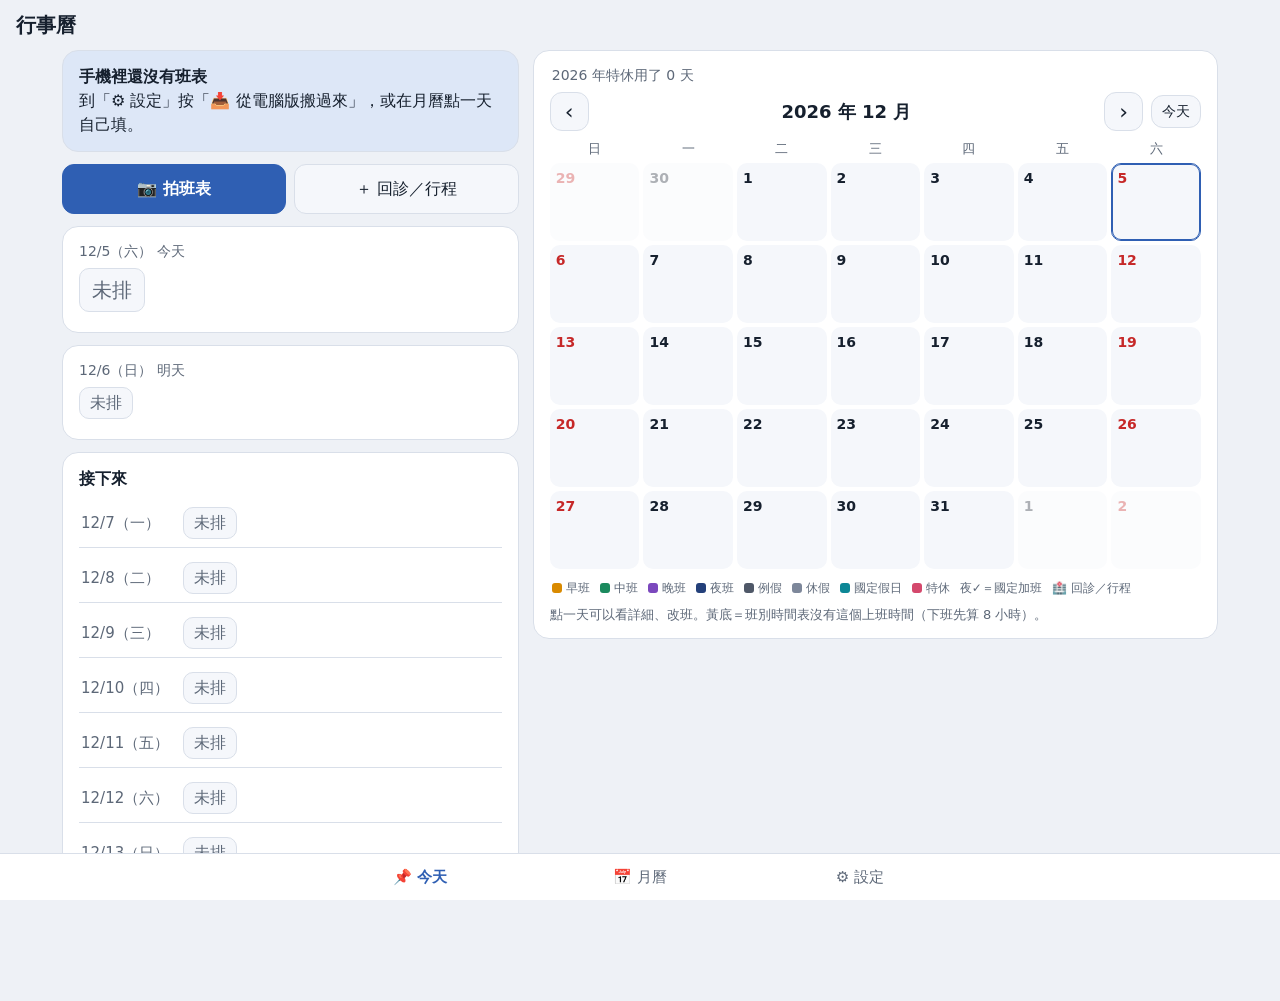
<file: app/index.html>
<!doctype html>
<html lang="zh-Hant-TW">
<head>
<meta charset="utf-8">
<meta name="viewport" content="width=device-width, initial-scale=1, viewport-fit=cover">
<meta name="theme-color" content="#2f5fb3">
<meta name="referrer" content="no-referrer">
<title>行事曆</title>
<link rel="manifest" href="manifest.json">
<link rel="icon" href="icons/icon-192.png">
<link rel="apple-touch-icon" href="icons/apple-touch-icon.png">
<link rel="stylesheet" href="app.css">
</head>
<body>
<!-- 行事曆手機版（2026-11-27 起）：程式放 GitHub Pages（公開），班表、回診、設定只存在手機（localStorage），不送到任何地方 -->
<div id="app">
  <header class="top">
    <h1 id="ttl">行事曆</h1>
    <span id="beta" class="tag" hidden>測試版</span>
  </header>
  <main id="main">
    <section id="pane-today" class="pane"></section>
    <section id="pane-month" class="pane"></section>
    <section id="pane-set" class="pane"></section>
  </main>
  <nav class="tabs">
    <button data-tab="today" class="on">📌 今天</button>
    <button data-tab="month">📅 月曆</button>
    <button data-tab="set">⚙️ 設定</button>
  </nav>
</div>
<div id="sheet" class="sheet" hidden><div class="sheet-box" id="sheet-box"></div></div>
<div id="toast" class="toast" hidden></div>
<input type="file" id="rfile" accept="image/*" hidden>
<input type="file" id="efile" accept="image/*" hidden>
<script src="roster.js"></script>
<script src="app.js"></script>
</body>
</html>
</file>
<file: app/app.css>
/* 行事曆手機版：配色照電腦版（藍），跟著手機深淺色；Fold8 打開（≥720）左今天、右月曆 */
:root { --accent: #2f5fb3; --accent-ink: #fff; --accent-soft: #dde7f7; --bg: #eef1f6; --surface: #fff; --surface2: #f5f7fb;
  --ink: #16202e; --muted: #5d6878; --line: #d9dfe9; --flag: #fff1b8; --flag-line: #e3b505; --danger: #c62828; --r: 16px;
  color-scheme: light; }
@media (prefers-color-scheme: dark) {
  :root { --accent: #7fa6ef; --accent-ink: #0b1630; --accent-soft: #1d2b47; --bg: #10141c; --surface: #181e29; --surface2: #1f2633;
    --ink: #e6ebf3; --muted: #9aa5b6; --line: #2a3242; --flag: #4a3d06; --danger: #ff6b63; color-scheme: dark; }
}
* { box-sizing: border-box; }
html, body { margin: 0; background: var(--bg); color: var(--ink); }
body { font: 16px/1.5 system-ui, -apple-system, "Noto Sans TC", "Microsoft JhengHei", sans-serif; -webkit-tap-highlight-color: transparent; }
button, input, textarea, .btn { font: inherit; color: inherit; }
button, .btn { border: 1px solid var(--line); background: var(--surface2); border-radius: 12px; padding: 9px 14px; cursor: pointer;
  text-decoration: none; display: inline-block; }
button:active, .btn:active { transform: scale(.97); }
.primary { background: var(--accent); color: var(--accent-ink); border-color: var(--accent); font-weight: 600; }
.danger { color: var(--danger); }
.small { padding: 5px 10px; font-size: 14px; }
.muted { color: var(--muted); font-size: 14px; margin: 6px 0; }
.small-t { font-size: 13px; margin-top: 12px; }

.top { position: sticky; top: 0; z-index: 5; display: flex; align-items: center; gap: 8px; padding: 10px 16px;
  padding-top: max(10px, env(safe-area-inset-top)); background: var(--bg); }
.top h1 { font-size: 20px; margin: 0; }
.tag { background: var(--flag); border: 1px solid var(--flag-line); border-radius: 8px; padding: 0 8px; font-size: 13px; }
main { padding: 0 12px 96px; max-width: 1180px; margin: 0 auto; }
.pane { display: none; }
body[data-tab="today"] #pane-today, body[data-tab="month"] #pane-month, body[data-tab="set"] #pane-set { display: block; }
.tabs { position: fixed; left: 0; right: 0; bottom: 0; display: flex; background: var(--surface); border-top: 1px solid var(--line);
  padding-bottom: env(safe-area-inset-bottom); z-index: 6; }
.tabs button { flex: 1; border: 0; border-radius: 0; background: none; padding: 12px 4px; font-size: 15px; color: var(--muted); }
.tabs button.on { color: var(--accent); font-weight: 700; }

.card { background: var(--surface); border: 1px solid var(--line); border-radius: var(--r); padding: 14px 16px; margin: 0 0 12px; }
.card h3 { margin: 0 0 8px; font-size: 16px; }
.card.hint { background: var(--accent-soft); }
.day { color: var(--muted); font-size: 14px; }
.big { margin: 6px 0; }
.today .big .chip { font-size: 20px; padding: 6px 12px; }
.sub { color: var(--muted); font-size: 14px; }
.chip { display: inline-block; border-radius: 10px; padding: 3px 10px; font-weight: 600; background: var(--surface2); border: 1px solid var(--line); }
.chip.flag, .cell.flag { background: var(--flag) !important; border-color: var(--flag-line) !important; }
.k-none { color: var(--muted); font-weight: 400; }
/* 班別顏色：早橘、中綠、晚紫、夜靛；例假、休假、國定、特休紅 */
.k-早 { --k: #e07b00; } .k-中 { --k: #2e8b57; } .k-晚 { --k: #8e44ad; } .k-夜 { --k: #3949ab; }
.k-例, .k-休, .k-國定, .k-特休 { --k: #d84343; }
@media (prefers-color-scheme: dark) {
  .k-早 { --k: #ffb04d; } .k-中 { --k: #6fd39a; } .k-晚 { --k: #c99be0; } .k-夜 { --k: #9aa8ff; }
  .k-例, .k-休, .k-國定, .k-特休 { --k: #ff8a80; }
}
.chip[class*="k-"]:not(.k-none) { color: var(--k); border-color: color-mix(in srgb, var(--k) 45%, transparent);
  background: color-mix(in srgb, var(--k) 12%, var(--surface)); }
.list { display: flex; flex-direction: column; gap: 6px; }
.row { display: flex; align-items: center; gap: 10px; text-align: left; background: none; border: 0; border-bottom: 1px solid var(--line);
  border-radius: 0; padding: 8px 2px; }
.row .d { min-width: 92px; color: var(--muted); font-size: 15px; }
.row .dot { margin-left: auto; }
.ev { border-left: 4px solid var(--accent); background: var(--surface2); border-radius: 10px; padding: 8px 10px; margin-top: 8px; }
.ev-h { font-weight: 600; }
.ev-d { color: var(--muted); font-size: 14px; }

.mhead { display: flex; align-items: center; gap: 8px; margin-bottom: 8px; }
.mhead b { font-size: 18px; flex: 1; text-align: center; }
.nav { font-size: 22px; padding: 2px 14px; }
.grid { display: grid; grid-template-columns: repeat(7, 1fr); gap: 4px; }
.wd { text-align: center; font-size: 13px; color: var(--muted); }
.cell { min-height: 62px; padding: 4px 2px; border-radius: 10px; display: flex; flex-direction: column; align-items: center; gap: 2px;
  background: var(--surface2); border: 1px solid transparent; }
.cell.empty { background: none; }
.cell .n { font-size: 14px; }
.cell.we .n { color: var(--danger); }
.cell .s { font-size: 13px; font-weight: 700; color: var(--k, var(--muted)); line-height: 1.2; text-align: center; }
.cell[class*="k-"] { background: color-mix(in srgb, var(--k) 10%, var(--surface2)); }
.cell .e { font-size: 12px; }
.cell.is-today { border-color: var(--accent); box-shadow: inset 0 0 0 1px var(--accent); }
.legend { font-size: 13px; color: var(--muted); margin-top: 8px; }

.sheet { position: fixed; inset: 0; background: rgba(0,0,0,.4); z-index: 20; display: flex; align-items: flex-end; justify-content: center; }
.sheet[hidden] { display: none; }
.sheet-box { background: var(--surface); width: 100%; max-width: 560px; max-height: 88vh; overflow: auto; border-radius: 20px 20px 0 0;
  padding: 16px 16px calc(20px + env(safe-area-inset-bottom)); }
.sh-head { display: flex; align-items: center; justify-content: space-between; font-size: 18px; }
.x { border: 0; background: none; font-size: 18px; padding: 4px 10px; }
.kinds { display: flex; flex-wrap: wrap; gap: 6px; margin: 10px 0; }
.kb { padding: 8px 12px; }
.kb.on { background: var(--accent); color: var(--accent-ink); border-color: var(--accent); }
.edit { display: flex; flex-wrap: wrap; gap: 14px; align-items: center; margin: 6px 0 12px; }
.edit[hidden] { display: none; }
input[type=time], input[type=number] { border: 1px solid var(--line); background: var(--surface2); border-radius: 10px; padding: 6px 8px; }
input[type=number] { width: 72px; }
.ck { display: flex; align-items: center; gap: 6px; }
.trow { display: flex; align-items: center; gap: 8px; margin: 6px 0; }
.line { display: block; margin: 10px 0; }
.btns { display: flex; flex-wrap: wrap; gap: 8px; margin-top: 8px; }
textarea { width: 100%; border: 1px solid var(--line); background: var(--surface2); border-radius: 10px; padding: 8px; margin: 8px 0; }
.toast { position: fixed; left: 50%; bottom: 84px; transform: translateX(-50%); background: #222b; color: #fff; padding: 10px 16px;
  border-radius: 12px; z-index: 30; max-width: 90vw; text-align: center; backdrop-filter: blur(6px); }

/* 拍班表、確認畫面 */
.shoot { width: 100%; margin: 0 0 12px; padding: 12px; font-size: 17px; }
button:disabled { opacity: .45; }
.step { font-size: 18px; font-weight: 600; margin: 18px 0 6px; }
.otbox { background: var(--flag); border: 2px solid var(--flag-line); border-radius: 12px; padding: 10px 12px; margin: 8px 0; }
.otbox .ck { margin-top: 8px; font-weight: 700; }
.rphoto { overflow: hidden; border-radius: 10px; border: 1px solid var(--line); margin-top: 8px; cursor: zoom-in; }
.rphoto img { display: block; width: 100%; }
.rphoto.zoom { overflow-x: auto; cursor: zoom-out; }
.rphoto.zoom img { width: 1400px; max-width: none; }
.rlist { margin: 10px 0; }
.rrow { display: flex; flex-wrap: wrap; align-items: center; gap: 8px; padding: 7px 4px; border-bottom: 1px solid var(--line); }
.rrow.flag { background: var(--flag); border-radius: 8px; }
.rrow .d { min-width: 88px; font-size: 15px; }
.rrow select { border: 1px solid var(--line); background: var(--surface2); border-radius: 10px; padding: 6px 8px; font: inherit; color: inherit; }
.rrow [hidden] { display: none !important; }
.why { flex-basis: 100%; font-size: 13px; color: var(--muted); padding-left: 2px; }
.why.old { color: var(--accent); }
input[type=password], #gname { border: 1px solid var(--line); background: var(--surface2); border-radius: 10px; padding: 6px 8px; width: 100%; margin-top: 4px; }

/* 回診／行程、提醒 */
.top-btns { margin: 0 0 12px; flex-wrap: nowrap; }
.top-btns .shoot { margin: 0; flex: 1; font-size: 16px; }
button.ev { display: block; width: 100%; text-align: left; border: 0; border-left: 4px solid var(--accent); }
.quick { background: var(--surface2); border-radius: 12px; padding: 8px 10px; margin: 8px 0 12px; }
.quick textarea { margin: 0; background: var(--surface); }
.fgrid { display: grid; grid-template-columns: 1.25fr 1fr 1fr; gap: 8px; }
.fl { display: block; font-size: 14px; color: var(--muted); margin: 6px 0; }
.fl input, .fl select { display: block; width: 100%; margin-top: 3px; border: 1px solid var(--line); background: var(--surface2);
  border-radius: 10px; padding: 7px 8px; font: inherit; color: var(--ink); }
.warn { background: var(--flag); border: 1px solid var(--flag-line); border-radius: 10px; padding: 8px 10px; }
.card .ck { margin: 6px 0; }

/* Fold8 打開（≥720）：左邊今天、右邊月曆；抽屜改成置中對話框 */
@media (min-width: 720px) {
  body.wide[data-tab="today"] main, body.wide[data-tab="month"] main { display: grid; grid-template-columns: minmax(300px, 2fr) 3fr; gap: 14px; }
  body.wide[data-tab="today"] #pane-month, body.wide[data-tab="month"] #pane-today { display: block; }
  .cell { min-height: 78px; }
  .sheet { align-items: center; }
  .sheet-box { border-radius: 20px; }
  .tabs { justify-content: center; }
  .tabs button { flex: 0 1 220px; }
}

/* 1.5 月曆照電腦版：班別色塊（顏色照電腦版 app.css）＋下面一行時間、前後月淡淡的 */
.msub { color: var(--muted); font-size: 14px; margin: 0 2px 6px; }
.cell { align-items: stretch; text-align: left; }
.cell .n { align-self: flex-start; padding: 0 3px; font-weight: 600; }
.cell.out { opacity: .35; }
.mk { display: block; font-size: 13px; font-weight: 700; border-radius: 6px; padding: 1px 4px; color: #fff; line-height: 1.3;
  white-space: nowrap; overflow: hidden; text-overflow: ellipsis; }
.mk.k-早 { background: #d98a00; } .mk.k-中 { background: #1b8a5e; } .mk.k-晚 { background: #7b48bd; } .mk.k-夜 { background: #24407a; }
.mk.k-休 { background: #7d879a; } .mk.k-特休 { background: #d4486c; } .mk.k-例 { background: #4f5868; } .mk.k-國定 { background: #0d8796; }
.cell .tm { font-size: 13px; font-weight: 700; line-height: 1.1; padding-left: 2px; color: var(--ink, inherit); font-variant-numeric: tabular-nums; }
.mlegend { display: flex; flex-wrap: wrap; gap: 6px 10px; font-size: 12px; color: var(--muted); margin: 10px 2px 0; }
.mlegend i.mk { display: inline-block; width: 10px; height: 10px; padding: 0; border-radius: 3px; margin-right: 4px; vertical-align: -1px; }
@media (prefers-color-scheme: dark) {
  .mk { color: #111; }
  .mk.k-早 { background: #ffb938; } .mk.k-中 { background: #4fd19c; } .mk.k-晚 { background: #b98cf0; } .mk.k-夜 { background: #8fb0ff; }
  .mk.k-休 { background: #9aa5b8; } .mk.k-特休 { background: #ff8fab; } .mk.k-例 { background: #c3cbd8; } .mk.k-國定 { background: #5fd3e0; }
}
</file>
